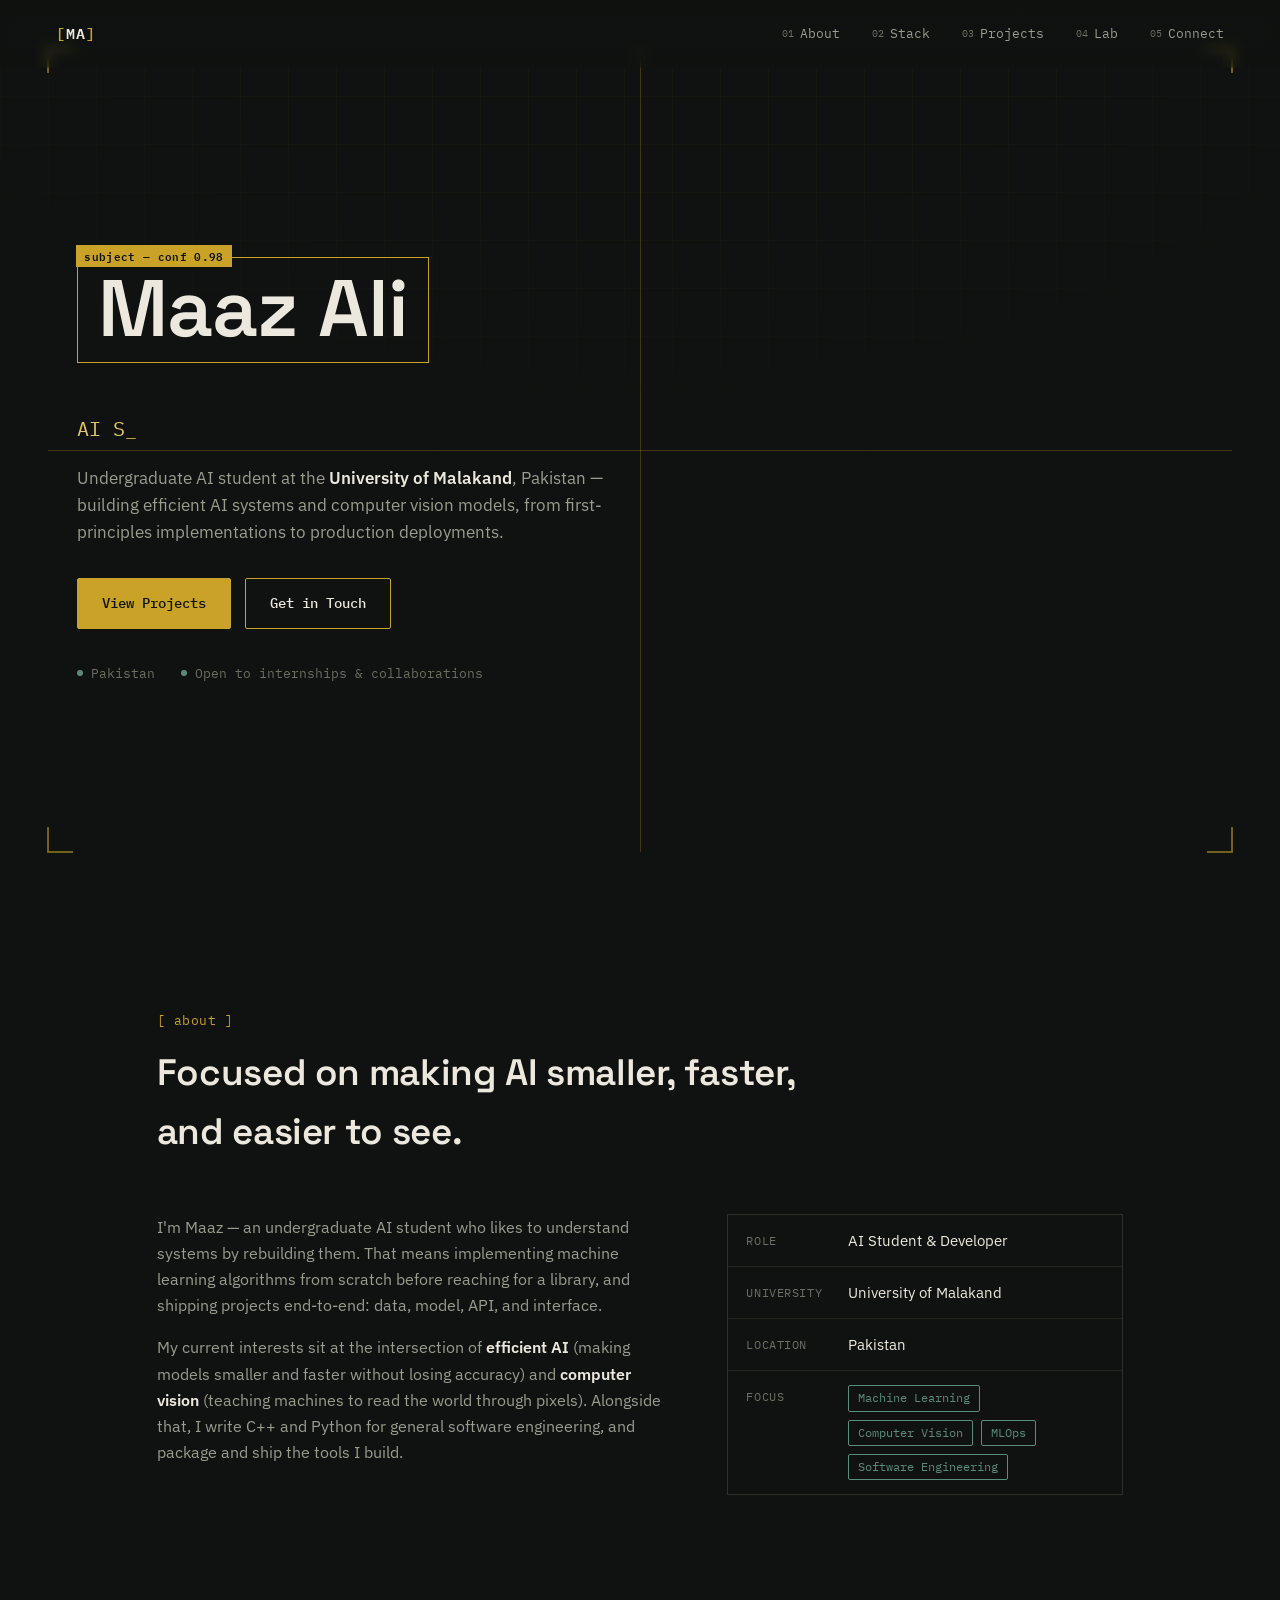
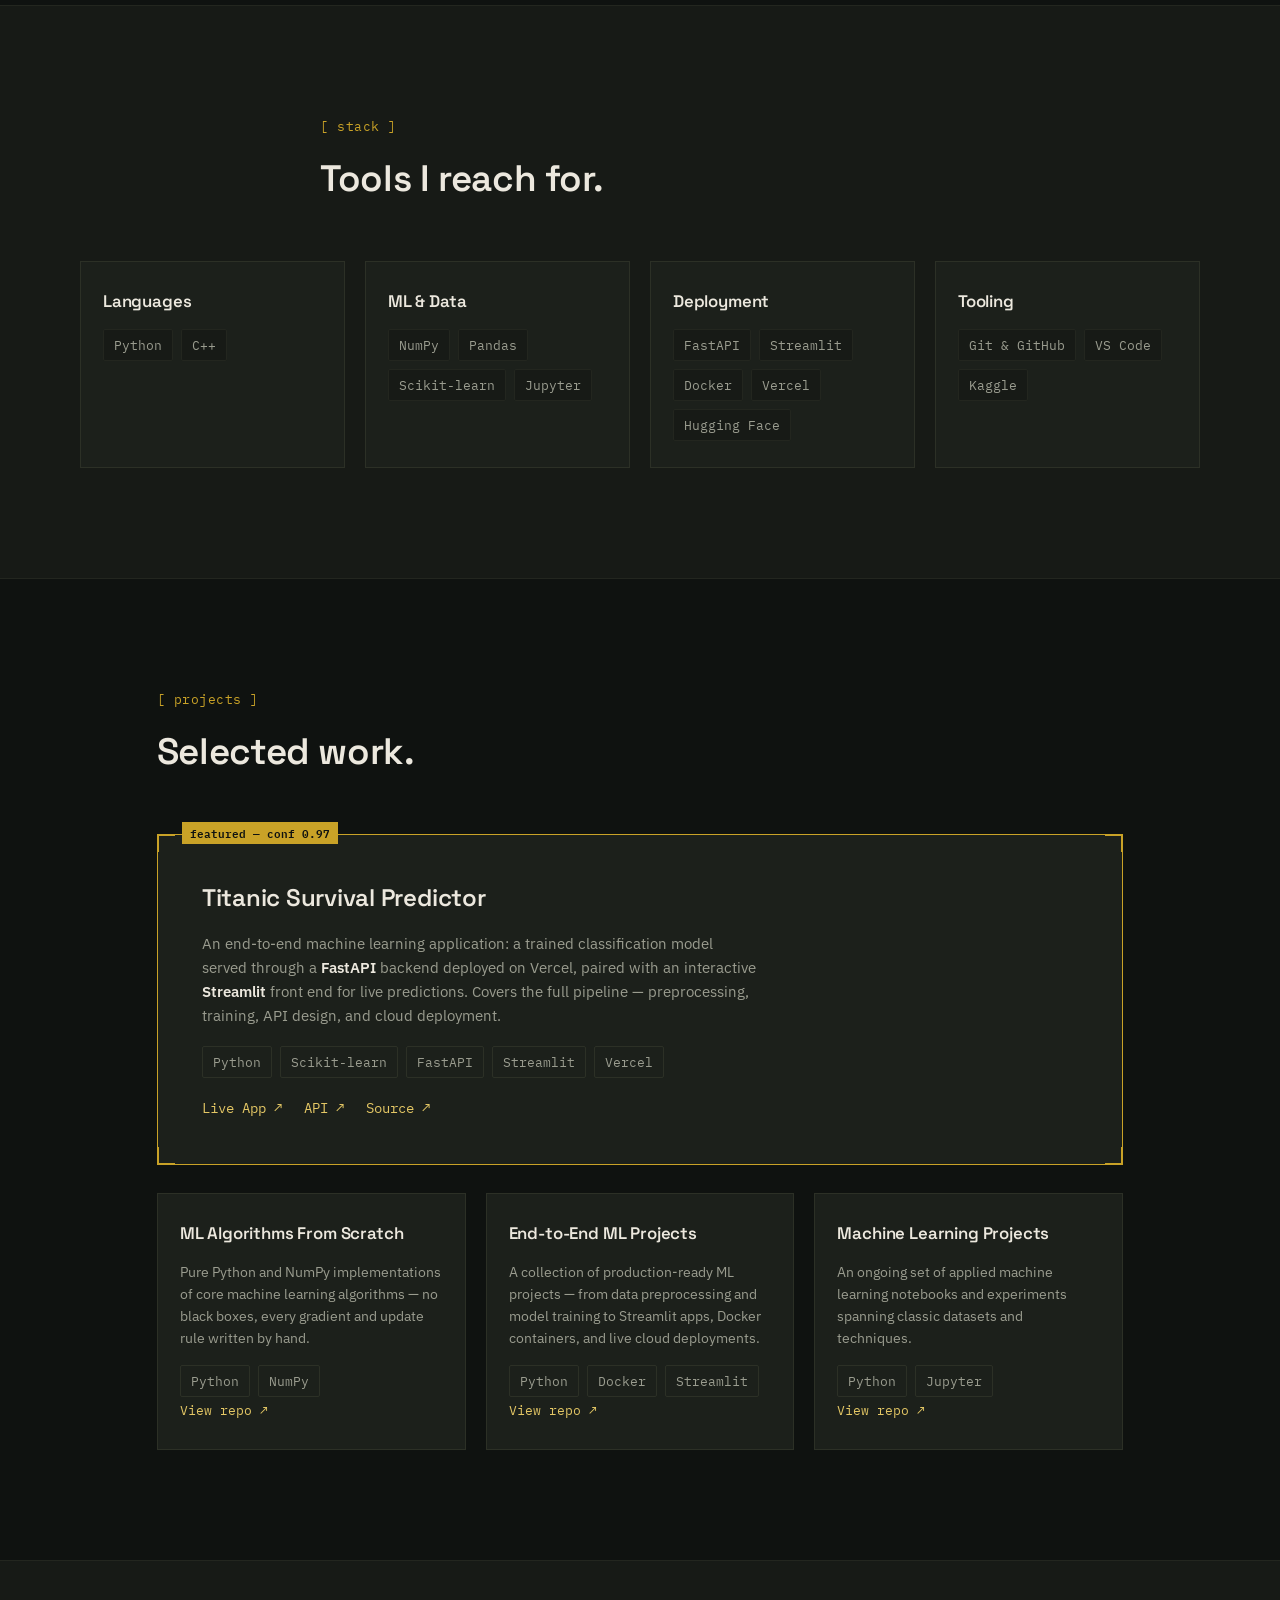
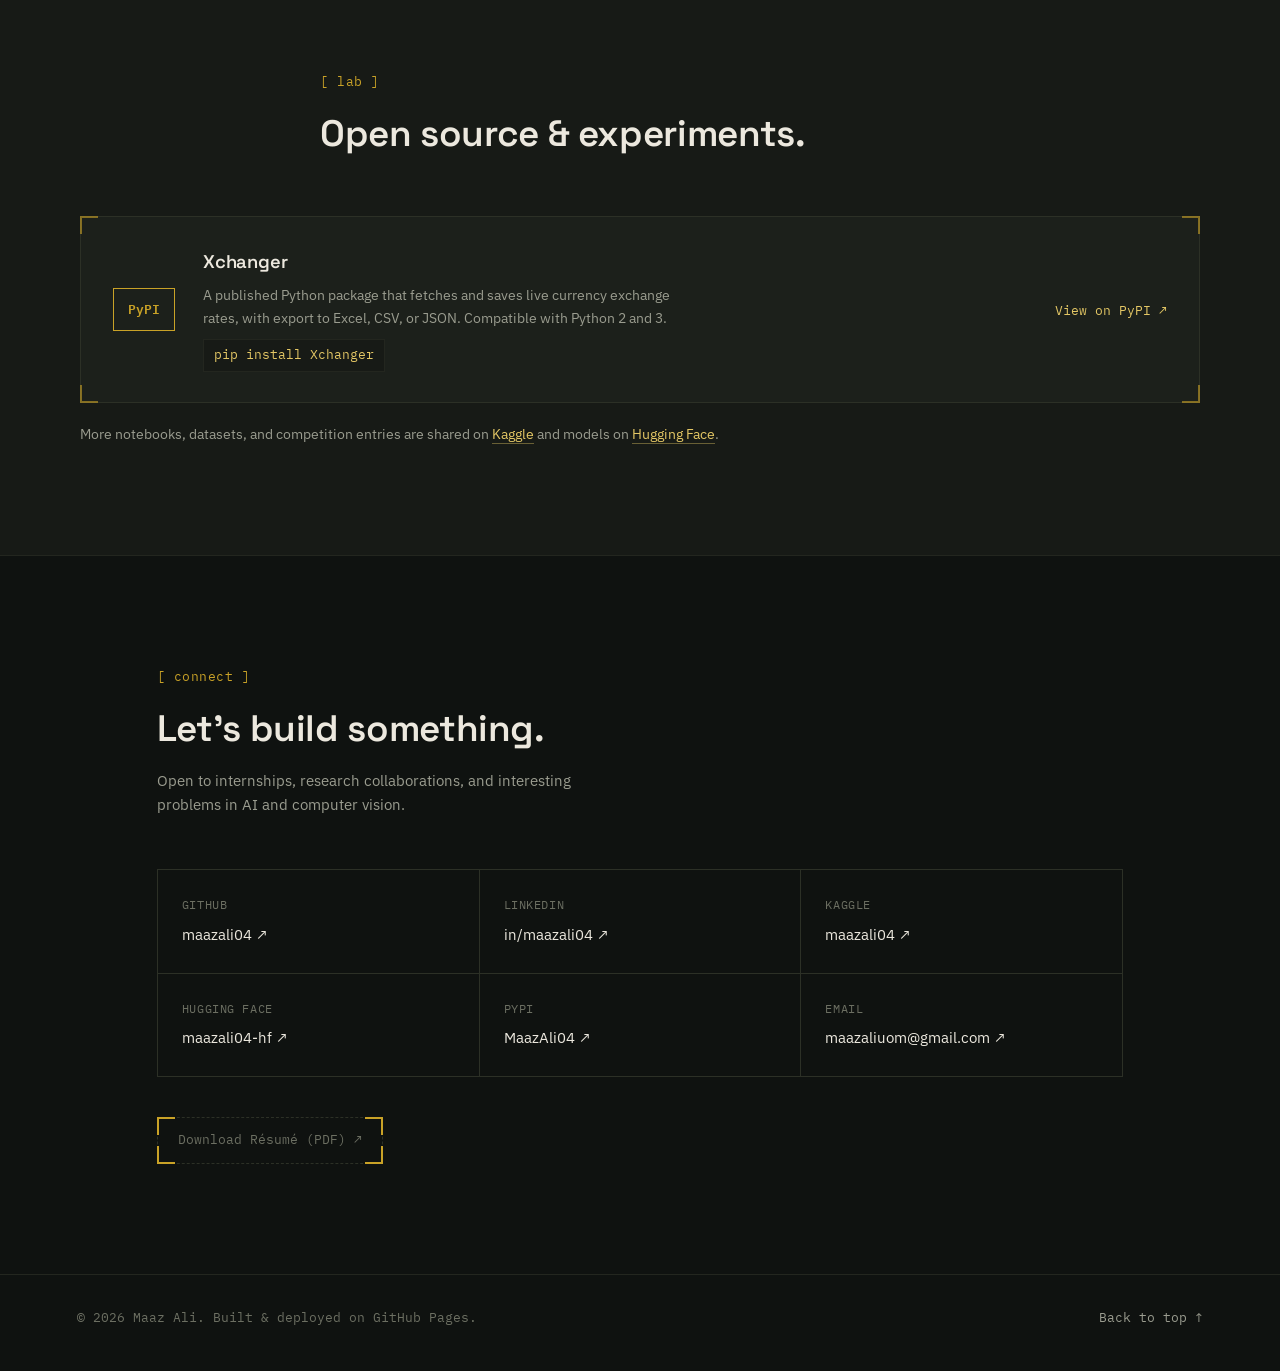
<file: index.html>
<!DOCTYPE html>
<html lang="en">
<head>
  <meta charset="UTF-8">
  <meta name="viewport" content="width=device-width, initial-scale=1.0">
  <title>Maaz Ali — AI Student · Computer Vision & Efficient AI</title>
  <meta name="google-site-verification" content="PRchSasfPETkL6j4r6f9TJv8bHiQT0UDwVAMpqQ5gjo" />
  <meta name="description" content="Maaz Ali is an AI student at the University of Malakand, Pakistan, focused on efficient AI and computer vision. Explore machine learning projects, deployed applications, and open-source packages.">
  <meta name="keywords" content="Maaz Ali, maazali04, AI student Pakistan, computer vision, machine learning portfolio, University of Malakand, C++ Python developer">
  <meta name="author" content="Maaz Ali">
  <link rel="canonical" href="https://maazali04.github.io/">

  <!-- Open Graph -->
  <meta property="og:type" content="website">
  <meta property="og:title" content="Maaz Ali — AI Student · Computer Vision & Efficient AI">
  <meta property="og:description" content="AI student building efficient, deployed machine learning systems — from-scratch ML algorithms, computer vision, and production ML apps.">
  <meta property="og:url" content="https://maazali04.github.io/">
  <meta property="og:image" content="https://avatars.githubusercontent.com/u/240897871?v=4">
  <meta property="og:site_name" content="Maaz Ali">

  <!-- Twitter -->
  <meta name="twitter:card" content="summary_large_image">
  <meta name="twitter:title" content="Maaz Ali — AI Student · Computer Vision & Efficient AI">
  <meta name="twitter:description" content="AI student building efficient, deployed machine learning systems — from-scratch ML algorithms, computer vision, and production ML apps.">
  <meta name="twitter:image" content="https://avatars.githubusercontent.com/u/240897871?v=4">

  <link rel="icon" href="data:image/svg+xml,%3Csvg xmlns='http://www.w3.org/2000/svg' viewBox='0 0 100 100'%3E%3Crect width='100' height='100' fill='%230F1210'/%3E%3Cpath d='M10 30V10h20M90 30V10H70M10 70v20h20M90 70v20H70' stroke='%23C9A227' stroke-width='6' fill='none'/%3E%3Ccircle cx='50' cy='50' r='16' stroke='%23C9A227' stroke-width='6' fill='none'/%3E%3C/svg%3E">

  <link rel="preconnect" href="https://fonts.googleapis.com">
  <link rel="preconnect" href="https://fonts.gstatic.com" crossorigin>
  <link href="https://fonts.googleapis.com/css2?family=Space+Grotesk:wght@400;500;600;700&family=IBM+Plex+Sans:wght@400;500;600&family=IBM+Plex+Mono:wght@400;500;600&display=swap" rel="stylesheet">

  <style>
/* ============================================================
   Maaz Ali — Portfolio
   Design system: "annotation" — a computer-vision bounding-box
   motif (corner brackets, confidence tags, mono data labels)
   built on a dark ink/graphite base with a brass accent.
   ============================================================ */

:root{
  --bg: #0F1210;
  --bg-alt: #171A16;
  --bg-raised: #1C201B;
  --text: #ECE8DE;
  --text-dim: #9A9C8F;
  --text-faint: #6C6F62;
  --accent: #C9A227;
  --accent-soft: #E4C765;
  --accent-2: #5B8C7B;
  --border: #2C3026;
  --border-soft: #23261F;

  --font-display: 'Space Grotesk', sans-serif;
  --font-body: 'IBM Plex Sans', sans-serif;
  --font-mono: 'IBM Plex Mono', monospace;

  --maxw: 1120px;
  --radius: 2px;
}

*, *::before, *::after{ box-sizing: border-box; }

html{ scroll-behavior: smooth; }

@media (prefers-reduced-motion: reduce){
  html{ scroll-behavior: auto; }
  *, *::before, *::after{ animation-duration: 0.01ms !important; animation-iteration-count: 1 !important; transition-duration: 0.01ms !important; }
}

body{
  margin: 0;
  background: var(--bg);
  color: var(--text);
  font-family: var(--font-body);
  font-size: 16px;
  line-height: 1.6;
  -webkit-font-smoothing: antialiased;
  overflow-x: hidden;
}

::selection{ background: var(--accent); color: var(--bg); }

a{ color: inherit; text-decoration: none; }

h1, h2, h3{
  font-family: var(--font-display);
  font-weight: 600;
  margin: 0;
  letter-spacing: -0.01em;
}

p{ margin: 0 0 1em; color: var(--text-dim); }
p:last-child{ margin-bottom: 0; }

strong{ color: var(--text); font-weight: 600; }

.skip-link{
  position: absolute; left: -999px; top: 0;
  background: var(--accent); color: var(--bg);
  padding: 8px 16px; z-index: 999;
}
.skip-link:focus{ left: 16px; top: 16px; }

/* faint grid backdrop, evokes annotation/graph paper */
.grid-overlay{
  position: fixed; inset: 0; pointer-events: none; z-index: 0;
  background-image:
    linear-gradient(rgba(201,162,39,0.035) 1px, transparent 1px),
    linear-gradient(90deg, rgba(201,162,39,0.035) 1px, transparent 1px);
  background-size: 48px 48px;
  mask-image: radial-gradient(ellipse 80% 60% at 50% 0%, black 40%, transparent 90%);
}

/* ---------- Nav ---------- */
.nav{
  position: fixed; top: 0; left: 0; right: 0; z-index: 100;
  display: flex; align-items: center; justify-content: space-between;
  padding: 22px clamp(20px, 5vw, 56px);
  background: linear-gradient(to bottom, rgba(15,18,16,0.92), rgba(15,18,16,0));
  backdrop-filter: blur(6px);
}
.nav__logo{
  font-family: var(--font-mono); font-weight: 600; font-size: 15px;
  letter-spacing: 0.06em; color: var(--text);
}
.nav__logo .bracket{ color: var(--accent); }
.nav__links{ display: flex; gap: 32px; }
.nav__links a{
  font-family: var(--font-mono); font-size: 13px; color: var(--text-dim);
  display: flex; align-items: center; gap: 6px;
  transition: color 0.2s ease;
}
.nav__links a:hover, .nav__links a:focus-visible{ color: var(--accent-soft); }
.nav__links .idx{ font-size: 10px; color: var(--text-faint); }
.nav__toggle{ display: none; }

@media (max-width: 780px){
  .nav__links{
    position: fixed; top: 64px; right: 0; left: 0;
    flex-direction: column; gap: 0;
    background: var(--bg-alt); border-bottom: 1px solid var(--border);
    transform: translateY(-120%); transition: transform 0.3s ease;
  }
  .nav__links.is-open{ transform: translateY(0); }
  .nav__links a{ padding: 16px 24px; border-top: 1px solid var(--border-soft); }
  .nav__toggle{
    display: flex; flex-direction: column; justify-content: center; gap: 5px;
    width: 32px; height: 32px; background: none; border: none; cursor: pointer; padding: 0;
  }
  .nav__toggle span{ display: block; height: 2px; background: var(--text); border-radius: 2px; }
}

/* ---------- Corner brackets (signature element) ---------- */
.corner{ position: absolute; width: 18px; height: 18px; pointer-events: none; }
.corner--tl{ top: -1px; left: -1px; border-top: 2px solid var(--accent); border-left: 2px solid var(--accent); }
.corner--tr{ top: -1px; right: -1px; border-top: 2px solid var(--accent); border-right: 2px solid var(--accent); }
.corner--bl{ bottom: -1px; left: -1px; border-bottom: 2px solid var(--accent); border-left: 2px solid var(--accent); }
.corner--br{ bottom: -1px; right: -1px; border-bottom: 2px solid var(--accent); border-right: 2px solid var(--accent); }

/* ---------- Hero ---------- */
.hero{
  position: relative; z-index: 1;
  min-height: 100vh;
  display: flex; align-items: center;
  padding: 120px clamp(20px, 6vw, 80px) 80px;
}
.hero__inner{ max-width: 720px; animation: rise 0.8s ease both; }
.hero__frame{
  position: absolute; inset: clamp(16px,4vw,48px);
  pointer-events: none;
}
.hero__frame .corner{ width: 26px; height: 26px; opacity: 0.55; }
.crosshair{ position: absolute; background: rgba(201,162,39,0.25); }
.crosshair--h{ top: 50%; left: 0; right: 0; height: 1px; }
.crosshair--v{ left: 50%; top: 0; bottom: 0; width: 1px; }

@keyframes rise{
  from{ opacity: 0; transform: translateY(18px); }
  to{ opacity: 1; transform: translateY(0); }
}

.detect-box{
  position: relative;
  display: inline-block;
  border: 1.5px solid var(--accent);
  padding: 10px 20px 14px;
  margin-bottom: 28px;
}
.detect-box__tag{
  position: absolute; top: -13px; left: -1.5px;
  background: var(--accent); color: var(--bg);
  font-family: var(--font-mono); font-size: 11px; font-weight: 600;
  padding: 2px 8px; letter-spacing: 0.03em; white-space: nowrap;
}
.hero__name{
  font-size: clamp(2.6rem, 8vw, 5rem);
  line-height: 1;
}
.hero__role{
  font-family: var(--font-mono);
  color: var(--accent-soft);
  font-size: clamp(1rem, 2.4vw, 1.25rem);
  margin: 22px 0 20px;
}
.type-cursor::after{
  content: '_';
  animation: blink 1s step-end infinite;
  color: var(--accent);
}
@keyframes blink{ 50%{ opacity: 0; } }

.hero__bio{
  font-size: 1.05rem;
  max-width: 56ch;
  margin-bottom: 32px;
}

.hero__cta{ display: flex; gap: 14px; flex-wrap: wrap; margin-bottom: 34px; }

.btn{
  font-family: var(--font-mono); font-size: 14px; font-weight: 500;
  padding: 13px 24px; border-radius: var(--radius);
  border: 1px solid var(--accent);
  transition: background 0.2s ease, color 0.2s ease, transform 0.2s ease;
  display: inline-block;
}
.btn--primary{ background: var(--accent); color: var(--bg); }
.btn--primary:hover{ background: var(--accent-soft); border-color: var(--accent-soft); transform: translateY(-1px); }
.btn--ghost{ color: var(--text); }
.btn--ghost:hover{ background: rgba(201,162,39,0.1); transform: translateY(-1px); }

.hero__meta{
  list-style: none; padding: 0; margin: 0;
  display: flex; gap: 26px; flex-wrap: wrap;
  font-family: var(--font-mono); font-size: 12.5px; color: var(--text-faint);
}
.hero__meta li{ display: flex; align-items: center; gap: 8px; }
.dot{ width: 6px; height: 6px; border-radius: 50%; background: var(--accent-2); }

/* ---------- Sections ---------- */
.section{
  position: relative; z-index: 1;
  padding: 110px clamp(20px, 6vw, 80px);
  max-width: var(--maxw); margin: 0 auto;
}
.section--alt{ max-width: none; background: var(--bg-alt); border-top: 1px solid var(--border-soft); border-bottom: 1px solid var(--border-soft); }
.section--alt > *{ max-width: var(--maxw); margin-left: auto; margin-right: auto; }

.section__head{ margin-bottom: 52px; max-width: 640px; }
.eyebrow{
  font-family: var(--font-mono); font-size: 12.5px; color: var(--accent);
  letter-spacing: 0.04em; display: block; margin-bottom: 14px;
}
.section h2{ font-size: clamp(1.6rem, 3.4vw, 2.3rem); color: var(--text); }

/* ---------- About ---------- */
.about__grid{
  display: grid; grid-template-columns: 1.3fr 1fr; gap: 56px;
  align-items: start;
}
.about__text p{ font-size: 1.02rem; }
.fact-list{ margin: 0; border: 1px solid var(--border); }
.fact-list__row{
  display: grid; grid-template-columns: 90px 1fr;
  padding: 14px 18px; border-bottom: 1px solid var(--border-soft);
  gap: 12px;
}
.fact-list__row:last-child{ border-bottom: none; }
.fact-list dt{
  font-family: var(--font-mono); font-size: 11.5px; color: var(--text-faint);
  text-transform: uppercase; letter-spacing: 0.05em; align-self: start; padding-top: 3px;
}
.fact-list dd{ margin: 0; color: var(--text); font-size: 14.5px; display: flex; flex-wrap: wrap; gap: 8px; }

.tag{
  font-family: var(--font-mono); font-size: 11.5px;
  border: 1px solid var(--accent-2); color: var(--accent-2);
  padding: 3px 9px; border-radius: var(--radius);
}

@media (max-width: 820px){
  .about__grid{ grid-template-columns: 1fr; }
}

/* ---------- Stack ---------- */
.stack__grid{
  display: grid; grid-template-columns: repeat(4, 1fr); gap: 20px;
}
.bracket-card{
  position: relative;
  border: 1px solid var(--border);
  padding: 26px 22px;
  background: var(--bg-raised);
  transition: border-color 0.2s ease, transform 0.2s ease;
}
.bracket-card .corner{ opacity: 0; transition: opacity 0.2s ease; }
.bracket-card:hover .corner{ opacity: 1; }
.bracket-card:hover{ transform: translateY(-3px); border-color: var(--border-soft); }
.bracket-card h3{ font-size: 1.05rem; margin-bottom: 14px; }
.bracket-card p{ font-size: 13.8px; margin-bottom: 16px; }

.chip-list{ list-style: none; padding: 0; margin: 0; display: flex; flex-wrap: wrap; gap: 8px; }
.chip-list li{
  font-family: var(--font-mono); font-size: 12.5px; color: var(--text-dim);
  background: var(--bg-alt); border: 1px solid var(--border-soft);
  padding: 5px 10px; border-radius: var(--radius);
}
.chip-list--outline li{ background: transparent; border-color: var(--border); }

@media (max-width: 980px){ .stack__grid{ grid-template-columns: repeat(2, 1fr); } }
@media (max-width: 560px){ .stack__grid{ grid-template-columns: 1fr; } }

/* ---------- Projects ---------- */
.feature-card{
  position: relative;
  border: 1.5px solid var(--accent);
  padding: 44px clamp(24px, 4vw, 44px);
  margin-bottom: 28px;
  background: var(--bg-raised);
}
.feature-card__tag{
  position: absolute; top: -13px; left: 24px;
  background: var(--accent); color: var(--bg);
  font-family: var(--font-mono); font-size: 11px; font-weight: 600;
  padding: 2px 8px;
}
.feature-card h3{ font-size: 1.5rem; margin-bottom: 14px; }
.feature-card p{ font-size: 15px; max-width: 62ch; margin-bottom: 18px; }
.feature-card__links{ display: flex; gap: 22px; flex-wrap: wrap; margin-top: 20px; }
.feature-card__links a{
  font-family: var(--font-mono); font-size: 13.5px; color: var(--accent-soft);
  border-bottom: 1px solid transparent; transition: border-color 0.2s ease;
}
.feature-card__links a:hover{ border-color: var(--accent-soft); }

.project__grid{
  display: grid; grid-template-columns: repeat(3, 1fr); gap: 20px;
}
.card-link{
  display: inline-block; margin-top: 4px;
  font-family: var(--font-mono); font-size: 13px; color: var(--accent-soft);
  border-bottom: 1px solid transparent;
}
.card-link:hover{ border-color: var(--accent-soft); }

@media (max-width: 980px){ .project__grid{ grid-template-columns: 1fr 1fr; } }
@media (max-width: 640px){ .project__grid{ grid-template-columns: 1fr; } }

/* ---------- Lab / package ---------- */
.package-strip{
  position: relative;
  display: grid; grid-template-columns: auto 1fr auto; gap: 28px; align-items: center;
  border: 1px solid var(--border); background: var(--bg-raised);
  padding: 30px 32px; margin-bottom: 20px;
}
.package-strip .corner{ opacity: 0.6; }
.package-strip__icon{
  font-family: var(--font-mono); font-weight: 600; font-size: 13px;
  color: var(--accent); border: 1px solid var(--accent);
  padding: 10px 14px;
}
.package-strip__body h3{ font-size: 1.15rem; margin-bottom: 8px; }
.package-strip__body p{ font-size: 14px; max-width: 60ch; margin-bottom: 10px; }
.install-line{
  font-family: var(--font-mono); font-size: 13px; color: var(--accent-soft);
  background: var(--bg-alt); border: 1px solid var(--border-soft);
  padding: 5px 10px; display: inline-block;
}
.lab__note{ font-size: 14px; }
.lab__note a{ color: var(--accent-soft); border-bottom: 1px solid rgba(228,199,101,0.4); }

@media (max-width: 700px){
  .package-strip{ grid-template-columns: 1fr; text-align: left; }
}

/* ---------- Connect ---------- */
.connect__sub{ margin-top: 10px; font-size: 15px; max-width: 52ch; }
.connect__grid{
  display: grid; grid-template-columns: repeat(3, 1fr); gap: 1px;
  background: var(--border); border: 1px solid var(--border);
  margin-bottom: 40px;
}
.connect__item{
  background: var(--bg);
  padding: 26px 24px;
  display: flex; flex-direction: column; gap: 8px;
  transition: background 0.2s ease;
}
.connect__item:hover{ background: var(--bg-raised); }
.connect__label{ font-family: var(--font-mono); font-size: 11.5px; color: var(--text-faint); text-transform: uppercase; letter-spacing: 0.05em; }
.connect__value{ font-size: 15px; color: var(--text); }

@media (max-width: 820px){ .connect__grid{ grid-template-columns: 1fr 1fr; } }
@media (max-width: 560px){ .connect__grid{ grid-template-columns: 1fr; } }

.resume-note{
  position: relative;
  display: inline-block;
  font-family: var(--font-mono); font-size: 13px; color: var(--text-faint);
  border: 1px dashed var(--border);
  padding: 12px 20px;
}

/* ---------- Footer ---------- */
.footer{
  position: relative; z-index: 1;
  display: flex; justify-content: space-between; align-items: center; flex-wrap: wrap; gap: 12px;
  padding: 32px clamp(20px, 6vw, 80px) 44px;
  font-family: var(--font-mono); font-size: 12.5px; color: var(--text-faint);
  border-top: 1px solid var(--border-soft);
}
.footer__top{ color: var(--text-dim); }
.footer__top:hover{ color: var(--accent-soft); }

/* ---------- Scroll reveal ---------- */
.reveal{ opacity: 0; transform: translateY(24px); transition: opacity 0.6s ease, transform 0.6s ease; }
.reveal.is-visible{ opacity: 1; transform: translateY(0); }

  </style>

  <!-- Structured data -->
  <script type="application/ld+json">
  {
    "@context": "https://schema.org",
    "@type": "Person",
    "name": "Maaz Ali",
    "alternateName": "maazali04",
    "url": "https://maazali04.github.io/",
    "image": "https://avatars.githubusercontent.com/u/240897871?v=4",
    "jobTitle": "AI Student",
    "affiliation": {
      "@type": "CollegeOrUniversity",
      "name": "University of Malakand"
    },
    "email": "mailto:maazaliuom@gmail.com",
    "knowsAbout": ["Artificial Intelligence", "Machine Learning", "Computer Vision", "Python", "C++"],
    "sameAs": [
      "https://github.com/maazali04",
      "https://www.kaggle.com/maazali04",
      "https://www.linkedin.com/in/maazali04/",
      "https://huggingface.co/maazali04-hf",
      "https://pypi.org/user/MaazAli04/"
    ]
  }
  </script>
</head>
<body>

  <div class="grid-overlay" aria-hidden="true"></div>

  <a class="skip-link" href="#main">Skip to content</a>

  <header class="nav" id="nav">
    <a href="#top" class="nav__logo" aria-label="Maaz Ali — home">
      <span class="bracket">[</span>MA<span class="bracket">]</span>
    </a>
    <nav class="nav__links" aria-label="Primary">
      <a href="#about"><span class="idx">01</span>About</a>
      <a href="#stack"><span class="idx">02</span>Stack</a>
      <a href="#projects"><span class="idx">03</span>Projects</a>
      <a href="#lab"><span class="idx">04</span>Lab</a>
      <a href="#connect"><span class="idx">05</span>Connect</a>
    </nav>
    <button class="nav__toggle" id="navToggle" aria-label="Toggle menu" aria-expanded="false">
      <span></span><span></span><span></span>
    </button>
  </header>

  <main id="main">

    <!-- HERO -->
    <section class="hero" id="top">
      <div class="hero__inner">
        <div class="detect-box">
          <span class="detect-box__tag">subject — conf 0.98</span>
          <h1 class="hero__name">Maaz&nbsp;Ali</h1>
        </div>
        <p class="hero__role">
          <span class="type-cursor" id="typedRole">AI Student</span>
        </p>
        <p class="hero__bio">
          Undergraduate AI student at the <strong>University of Malakand</strong>, Pakistan —
          building efficient AI systems and computer vision models, from first-principles
          implementations to production deployments.
        </p>
        <div class="hero__cta">
          <a href="#projects" class="btn btn--primary">View Projects</a>
          <a href="mailto:maazaliuom@gmail.com" class="btn btn--ghost">Get in Touch</a>
        </div>
        <ul class="hero__meta">
          <li><span class="dot"></span>Pakistan</li>
          <li><span class="dot"></span>Open to internships &amp; collaborations</li>
        </ul>
      </div>
      <div class="hero__frame" aria-hidden="true">
        <span class="corner corner--tl"></span>
        <span class="corner corner--tr"></span>
        <span class="corner corner--bl"></span>
        <span class="corner corner--br"></span>
        <span class="crosshair crosshair--h"></span>
        <span class="crosshair crosshair--v"></span>
      </div>
    </section>

    <!-- ABOUT -->
    <section class="section" id="about">
      <div class="section__head">
        <span class="eyebrow">[ about ]</span>
        <h2>Focused on making AI smaller, faster, and easier to see.</h2>
      </div>
      <div class="about__grid">
        <div class="about__text">
          <p>
            I'm Maaz — an undergraduate AI student who likes to understand systems by
            rebuilding them. That means implementing machine learning algorithms from
            scratch before reaching for a library, and shipping projects end-to-end:
            data, model, API, and interface.
          </p>
          <p>
            My current interests sit at the intersection of <strong>efficient AI</strong>
            (making models smaller and faster without losing accuracy) and
            <strong>computer vision</strong> (teaching machines to read the world through
            pixels). Alongside that, I write C++ and Python for general software
            engineering, and package and ship the tools I build.
          </p>
        </div>
        <div class="about__panel">
          <dl class="fact-list">
            <div class="fact-list__row">
              <dt>role</dt><dd>AI Student &amp; Developer</dd>
            </div>
            <div class="fact-list__row">
              <dt>university</dt><dd>University of Malakand</dd>
            </div>
            <div class="fact-list__row">
              <dt>location</dt><dd>Pakistan</dd>
            </div>
            <div class="fact-list__row">
              <dt>focus</dt>
              <dd>
                <span class="tag">Machine Learning</span>
                <span class="tag">Computer Vision</span>
                <span class="tag">MLOps</span>
                <span class="tag">Software Engineering</span>
              </dd>
            </div>
          </dl>
        </div>
      </div>
    </section>

    <!-- STACK -->
    <section class="section section--alt" id="stack">
      <div class="section__head">
        <span class="eyebrow">[ stack ]</span>
        <h2>Tools I reach for.</h2>
      </div>
      <div class="stack__grid">

        <article class="bracket-card">
          <span class="corner corner--tl"></span><span class="corner corner--tr"></span>
          <span class="corner corner--bl"></span><span class="corner corner--br"></span>
          <h3>Languages</h3>
          <ul class="chip-list">
            <li>Python</li><li>C++</li>
          </ul>
        </article>

        <article class="bracket-card">
          <span class="corner corner--tl"></span><span class="corner corner--tr"></span>
          <span class="corner corner--bl"></span><span class="corner corner--br"></span>
          <h3>ML &amp; Data</h3>
          <ul class="chip-list">
            <li>NumPy</li><li>Pandas</li><li>Scikit-learn</li><li>Jupyter</li>
          </ul>
        </article>

        <article class="bracket-card">
          <span class="corner corner--tl"></span><span class="corner corner--tr"></span>
          <span class="corner corner--bl"></span><span class="corner corner--br"></span>
          <h3>Deployment</h3>
          <ul class="chip-list">
            <li>FastAPI</li><li>Streamlit</li><li>Docker</li><li>Vercel</li><li>Hugging Face</li>
          </ul>
        </article>

        <article class="bracket-card">
          <span class="corner corner--tl"></span><span class="corner corner--tr"></span>
          <span class="corner corner--bl"></span><span class="corner corner--br"></span>
          <h3>Tooling</h3>
          <ul class="chip-list">
            <li>Git &amp; GitHub</li><li>VS Code</li><li>Kaggle</li>
          </ul>
        </article>

      </div>
    </section>

    <!-- PROJECTS -->
    <section class="section" id="projects">
      <div class="section__head">
        <span class="eyebrow">[ projects ]</span>
        <h2>Selected work.</h2>
      </div>

      <!-- Featured project -->
      <article class="feature-card">
        <span class="corner corner--tl"></span><span class="corner corner--tr"></span>
        <span class="corner corner--bl"></span><span class="corner corner--br"></span>
        <span class="feature-card__tag">featured — conf 0.97</span>
        <div class="feature-card__grid">
          <div>
            <h3>Titanic Survival Predictor</h3>
            <p>
              An end-to-end machine learning application: a trained classification model
              served through a <strong>FastAPI</strong> backend deployed on Vercel, paired
              with an interactive <strong>Streamlit</strong> front end for live predictions.
              Covers the full pipeline — preprocessing, training, API design, and cloud
              deployment.
            </p>
            <ul class="chip-list chip-list--outline">
              <li>Python</li><li>Scikit-learn</li><li>FastAPI</li><li>Streamlit</li><li>Vercel</li>
            </ul>
            <div class="feature-card__links">
              <a href="https://maazali04-titanic-app.streamlit.app/" target="_blank" rel="noopener">Live App ↗</a>
              <a href="https://maazali04-titanic-api.vercel.app/" target="_blank" rel="noopener">API ↗</a>
              <a href="https://github.com/maazali04/end-to-end-ml-projects" target="_blank" rel="noopener">Source ↗</a>
            </div>
          </div>
        </div>
      </article>

      <div class="project__grid">

        <article class="bracket-card">
          <span class="corner corner--tl"></span><span class="corner corner--tr"></span>
          <span class="corner corner--bl"></span><span class="corner corner--br"></span>
          <h3>ML Algorithms From Scratch</h3>
          <p>Pure Python and NumPy implementations of core machine learning algorithms — no black boxes, every gradient and update rule written by hand.</p>
          <ul class="chip-list chip-list--outline">
            <li>Python</li><li>NumPy</li>
          </ul>
          <a class="card-link" href="https://github.com/maazali04/ML-Algorithms-From-Scratch" target="_blank" rel="noopener">View repo ↗</a>
        </article>

        <article class="bracket-card">
          <span class="corner corner--tl"></span><span class="corner corner--tr"></span>
          <span class="corner corner--bl"></span><span class="corner corner--br"></span>
          <h3>End-to-End ML Projects</h3>
          <p>A collection of production-ready ML projects — from data preprocessing and model training to Streamlit apps, Docker containers, and live cloud deployments.</p>
          <ul class="chip-list chip-list--outline">
            <li>Python</li><li>Docker</li><li>Streamlit</li>
          </ul>
          <a class="card-link" href="https://github.com/maazali04/end-to-end-ml-projects" target="_blank" rel="noopener">View repo ↗</a>
        </article>

        <article class="bracket-card">
          <span class="corner corner--tl"></span><span class="corner corner--tr"></span>
          <span class="corner corner--bl"></span><span class="corner corner--br"></span>
          <h3>Machine Learning Projects</h3>
          <p>An ongoing set of applied machine learning notebooks and experiments spanning classic datasets and techniques.</p>
          <ul class="chip-list chip-list--outline">
            <li>Python</li><li>Jupyter</li>
          </ul>
          <a class="card-link" href="https://github.com/maazali04/machine-learning-projects" target="_blank" rel="noopener">View repo ↗</a>
        </article>

      </div>
    </section>

    <!-- LAB / OPEN SOURCE -->
    <section class="section section--alt" id="lab">
      <div class="section__head">
        <span class="eyebrow">[ lab ]</span>
        <h2>Open source &amp; experiments.</h2>
      </div>
      <div class="package-strip">
        <span class="corner corner--tl"></span><span class="corner corner--tr"></span>
        <span class="corner corner--bl"></span><span class="corner corner--br"></span>
        <div class="package-strip__icon" aria-hidden="true">PyPI</div>
        <div class="package-strip__body">
          <h3>Xchanger</h3>
          <p>
            A published Python package that fetches and saves live currency exchange
            rates, with export to Excel, CSV, or JSON. Compatible with Python 2 and 3.
          </p>
          <code class="install-line">pip install Xchanger</code>
        </div>
        <a class="card-link" href="https://pypi.org/project/Xchanger/" target="_blank" rel="noopener">View on PyPI ↗</a>
      </div>
      <p class="lab__note">
        More notebooks, datasets, and competition entries are shared on
        <a href="https://www.kaggle.com/maazali04" target="_blank" rel="noopener">Kaggle</a>
        and models on
        <a href="https://huggingface.co/maazali04-hf" target="_blank" rel="noopener">Hugging Face</a>.
      </p>
    </section>

    <!-- CONNECT -->
    <section class="section connect" id="connect">
      <div class="section__head">
        <span class="eyebrow">[ connect ]</span>
        <h2>Let's build something.</h2>
        <p class="connect__sub">
          Open to internships, research collaborations, and interesting problems in
          AI and computer vision.
        </p>
      </div>

      <div class="connect__grid">
        <a class="connect__item" href="https://github.com/maazali04" target="_blank" rel="noopener">
          <span class="connect__label">GitHub</span>
          <span class="connect__value">maazali04 ↗</span>
        </a>
        <a class="connect__item" href="https://www.linkedin.com/in/maazali04/" target="_blank" rel="noopener">
          <span class="connect__label">LinkedIn</span>
          <span class="connect__value">in/maazali04 ↗</span>
        </a>
        <a class="connect__item" href="https://www.kaggle.com/maazali04" target="_blank" rel="noopener">
          <span class="connect__label">Kaggle</span>
          <span class="connect__value">maazali04 ↗</span>
        </a>
        <a class="connect__item" href="https://huggingface.co/maazali04-hf" target="_blank" rel="noopener">
          <span class="connect__label">Hugging Face</span>
          <span class="connect__value">maazali04-hf ↗</span>
        </a>
        <a class="connect__item" href="https://pypi.org/user/MaazAli04/" target="_blank" rel="noopener">
          <span class="connect__label">PyPI</span>
          <span class="connect__value">MaazAli04 ↗</span>
        </a>
        <a class="connect__item" href="mailto:maazaliuom@gmail.com">
          <span class="connect__label">Email</span>
          <span class="connect__value">maazaliuom@gmail.com ↗</span>
        </a>
      </div>

      <a class="resume-note resume-note--link" href="resume.pdf" target="_blank" rel="noopener">
        <span class="corner corner--tl"></span><span class="corner corner--tr"></span>
        <span class="corner corner--bl"></span><span class="corner corner--br"></span>
        Download Résumé (PDF) ↗
      </a>

    </section>

  </main>

  <footer class="footer">
    <span>© <span id="year"></span> Maaz Ali. Built &amp; deployed on GitHub Pages.</span>
    <a href="#top" class="footer__top">Back to top ↑</a>
  </footer>

  <script>
// ---------- Mobile nav toggle ----------
const navToggle = document.getElementById('navToggle');
const navLinks = document.querySelector('.nav__links');

navToggle?.addEventListener('click', () => {
  const isOpen = navLinks.classList.toggle('is-open');
  navToggle.setAttribute('aria-expanded', String(isOpen));
});

navLinks?.querySelectorAll('a').forEach(link => {
  link.addEventListener('click', () => {
    navLinks.classList.remove('is-open');
    navToggle?.setAttribute('aria-expanded', 'false');
  });
});

// ---------- Scroll reveal ----------
const revealTargets = document.querySelectorAll(
  '.bracket-card, .feature-card, .package-strip, .about__grid, .connect__grid'
);
revealTargets.forEach(el => el.classList.add('reveal'));

const io = new IntersectionObserver((entries) => {
  entries.forEach(entry => {
    if (entry.isIntersecting) {
      entry.target.classList.add('is-visible');
      io.unobserve(entry.target);
    }
  });
}, { threshold: 0.15 });

revealTargets.forEach(el => io.observe(el));

// ---------- Hero role typing ----------
const roles = [
  'AI Student',
  'Computer Vision',
  'Efficient AI',
  'C++ & Python Developer'
];
const roleEl = document.getElementById('typedRole');
let roleIndex = 0;
let charIndex = 0;
let deleting = false;

function typeLoop() {
  if (!roleEl) return;
  const current = roles[roleIndex];

  if (!deleting) {
    charIndex++;
    roleEl.textContent = current.slice(0, charIndex);
    if (charIndex === current.length) {
      deleting = true;
      setTimeout(typeLoop, 1400);
      return;
    }
  } else {
    charIndex--;
    roleEl.textContent = current.slice(0, charIndex);
    if (charIndex === 0) {
      deleting = false;
      roleIndex = (roleIndex + 1) % roles.length;
    }
  }
  setTimeout(typeLoop, deleting ? 40 : 70);
}
if (roleEl && !window.matchMedia('(prefers-reduced-motion: reduce)').matches) {
  typeLoop();
} else if (roleEl) {
  roleEl.textContent = roles[0];
}

// ---------- Footer year ----------
const yearEl = document.getElementById('year');
if (yearEl) yearEl.textContent = new Date().getFullYear();

  </script>
</body>
</html>
</file>
